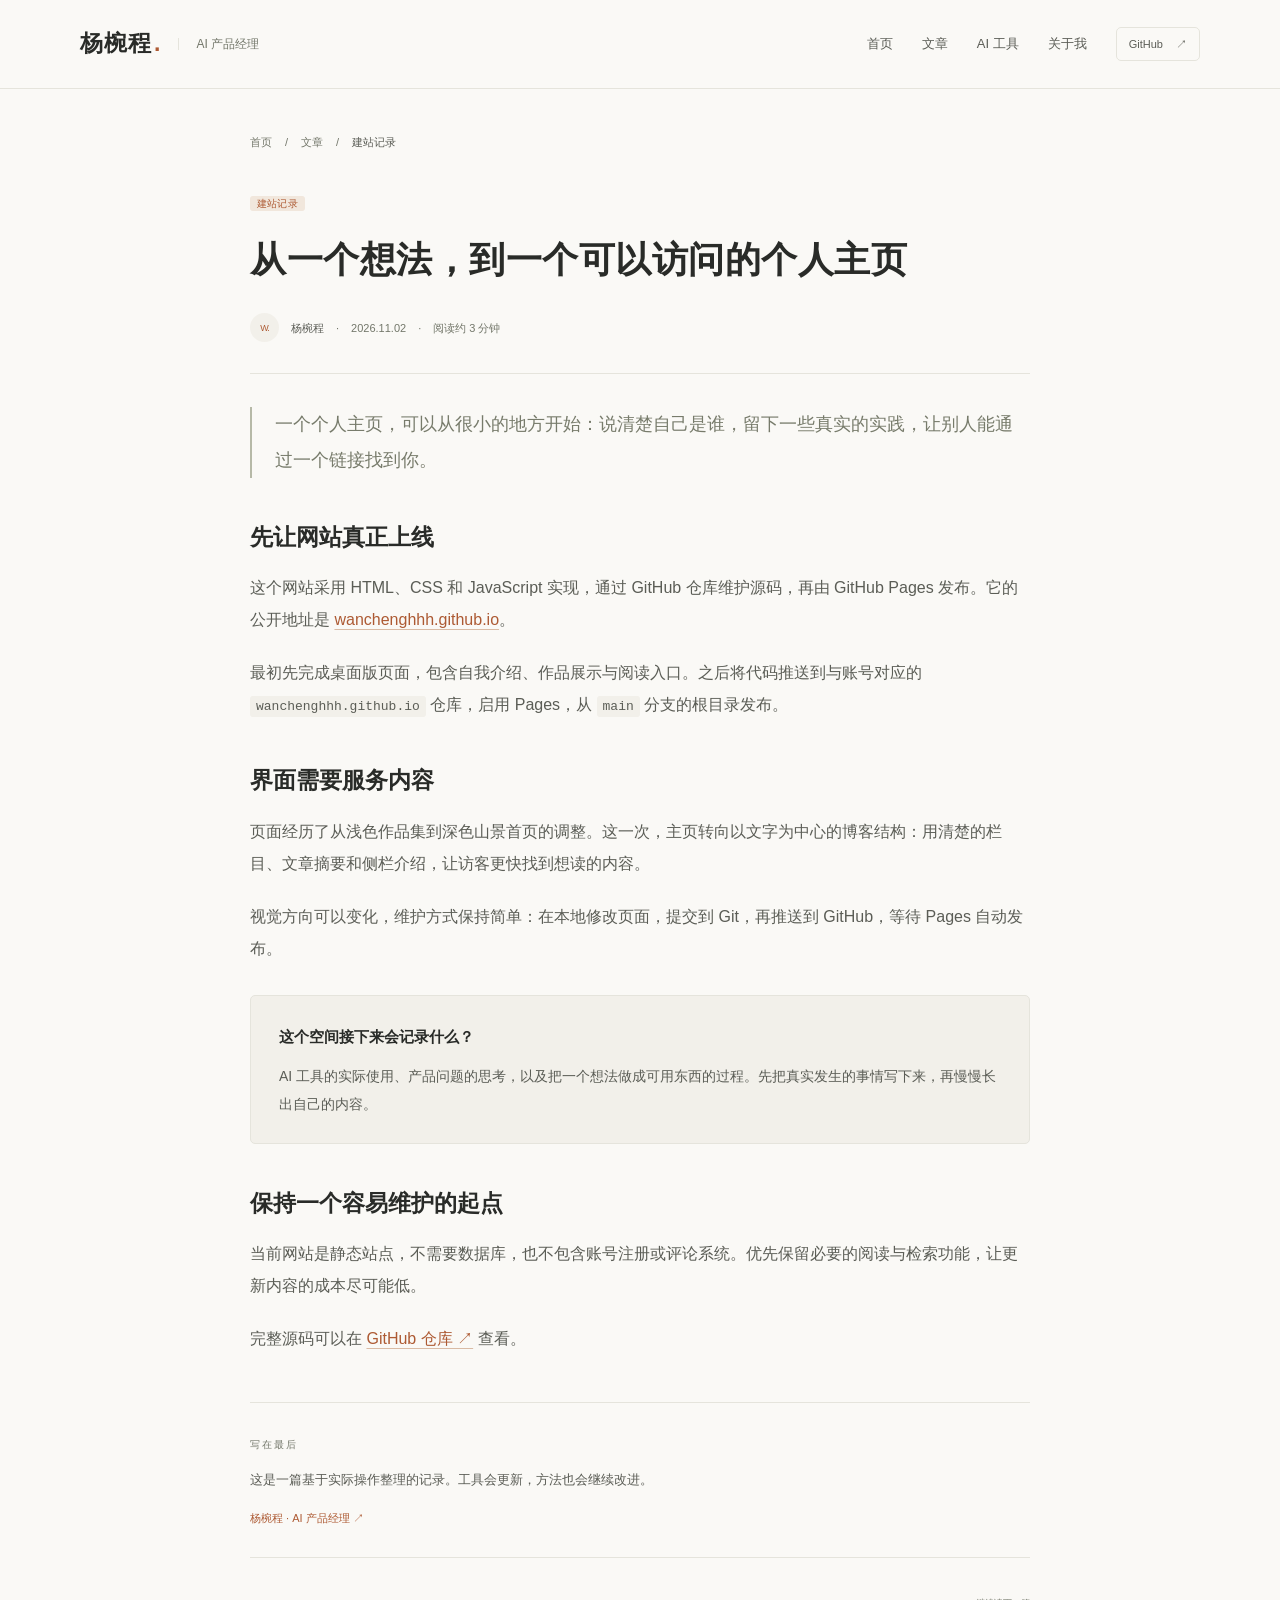
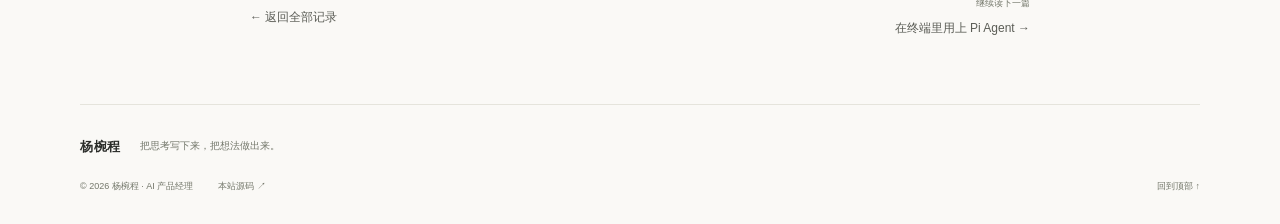
<file: posts/personal-website.html>
<!doctype html>
<html lang="zh-CN"><head><meta charset="UTF-8"><meta name="viewport" content="width=device-width,initial-scale=1"><meta name="theme-color" content="#faf9f6"><meta name="description" content="把个人网站放到 GitHub，再通过 GitHub Pages 发布。从桌面版页面、公开域名到几次视觉调整，记录这个个人空间的搭建过程。"><title>从一个想法，到一个可以访问的个人主页 · 杨椀程</title><link rel="icon" href="data:image/svg+xml,%3Csvg xmlns='http://www.w3.org/2000/svg' viewBox='0 0 64 64'%3E%3Crect width='64' height='64' rx='16' fill='%23b8663a'/%3E%3Ctext x='32' y='45' text-anchor='middle' font-size='36' fill='%23fff'%3EW%3C/text%3E%3C/svg%3E"><link rel="stylesheet" href="../style.css"><script src="../script.js" defer></script></head><body><a class="skip" href="#main">跳到主要内容</a><header class="site-header"><div class="header-inner"><a class="brand" href="../index.html"><span class="brand-name">杨椀程<span class="brand-dot">.</span></span><span class="brand-role">AI 产品经理</span></a><nav aria-label="主要导航"><a href="../index.html" >首页</a><a href="../index.html#notes">文章</a><a href="../index.html#tools">AI 工具</a><a href="../index.html#about">关于我</a><a class="github-link" href="https://github.com/wanchenghhh" target="_blank" rel="noopener noreferrer">GitHub <span aria-hidden="true">↗</span></a></nav></div></header><main id="main" class="article-layout"><nav class="breadcrumb" aria-label="当前位置"><a href="../index.html">首页</a><span>/</span><a href="../index.html#notes">文章</a><span>/</span><span>建站记录</span></nav><header class="article-header"><span class="category-label">建站记录</span><h1>从一个想法，到一个可以访问的个人主页</h1><div class="article-byline"><span class="byline-avatar">W.</span><span>杨椀程</span><span>·</span><time datetime="2026-11-02">2026.11.02</time><span>·</span><span>阅读约 3 分钟</span></div></header><article class="article-body"><p class="article-lead">一个个人主页，可以从很小的地方开始：说清楚自己是谁，留下一些真实的实践，让别人能通过一个链接找到你。</p><h2>先让网站真正上线</h2><p>这个网站采用 HTML、CSS 和 JavaScript 实现，通过 GitHub 仓库维护源码，再由 GitHub Pages 发布。它的公开地址是 <a href="https://wanchenghhh.github.io/">wanchenghhh.github.io</a>。</p><p>最初先完成桌面版页面，包含自我介绍、作品展示与阅读入口。之后将代码推送到与账号对应的 <code>wanchenghhh.github.io</code> 仓库，启用 Pages，从 <code>main</code> 分支的根目录发布。</p><h2>界面需要服务内容</h2><p>页面经历了从浅色作品集到深色山景首页的调整。这一次，主页转向以文字为中心的博客结构：用清楚的栏目、文章摘要和侧栏介绍，让访客更快找到想读的内容。</p><p>视觉方向可以变化，维护方式保持简单：在本地修改页面，提交到 Git，再推送到 GitHub，等待 Pages 自动发布。</p><div class="article-callout"><strong>这个空间接下来会记录什么？</strong><p>AI 工具的实际使用、产品问题的思考，以及把一个想法做成可用东西的过程。先把真实发生的事情写下来，再慢慢长出自己的内容。</p></div><h2>保持一个容易维护的起点</h2><p>当前网站是静态站点，不需要数据库，也不包含账号注册或评论系统。优先保留必要的阅读与检索功能，让更新内容的成本尽可能低。</p><p>完整源码可以在 <a href="https://github.com/wanchenghhh/wanchenghhh.github.io" target="_blank" rel="noopener noreferrer">GitHub 仓库 ↗</a> 查看。</p></article><div class="article-signoff"><span>写在最后</span><p>这是一篇基于实际操作整理的记录。工具会更新，方法也会继续改进。</p><a href="https://github.com/wanchenghhh" target="_blank" rel="noopener noreferrer">杨椀程 · AI 产品经理 ↗</a></div><nav class="article-next" aria-label="更多文章"><a href="../index.html#notes">← 返回全部记录</a><a href="pi-agent-setup.html"><span>继续读下一篇</span>在终端里用上 Pi Agent →</a></nav></main><footer class="site-footer wrap"><div><a class="footer-name" href="../index.html">杨椀程</a><span>把思考写下来，把想法做出来。</span></div><div class="footer-bottom"><span>© <span id="year">2026</span> 杨椀程 · AI 产品经理</span><a href="https://github.com/wanchenghhh/wanchenghhh.github.io" target="_blank" rel="noopener noreferrer">本站源码 ↗</a><a href="#">回到顶部 ↑</a></div></footer></body></html>
</file>
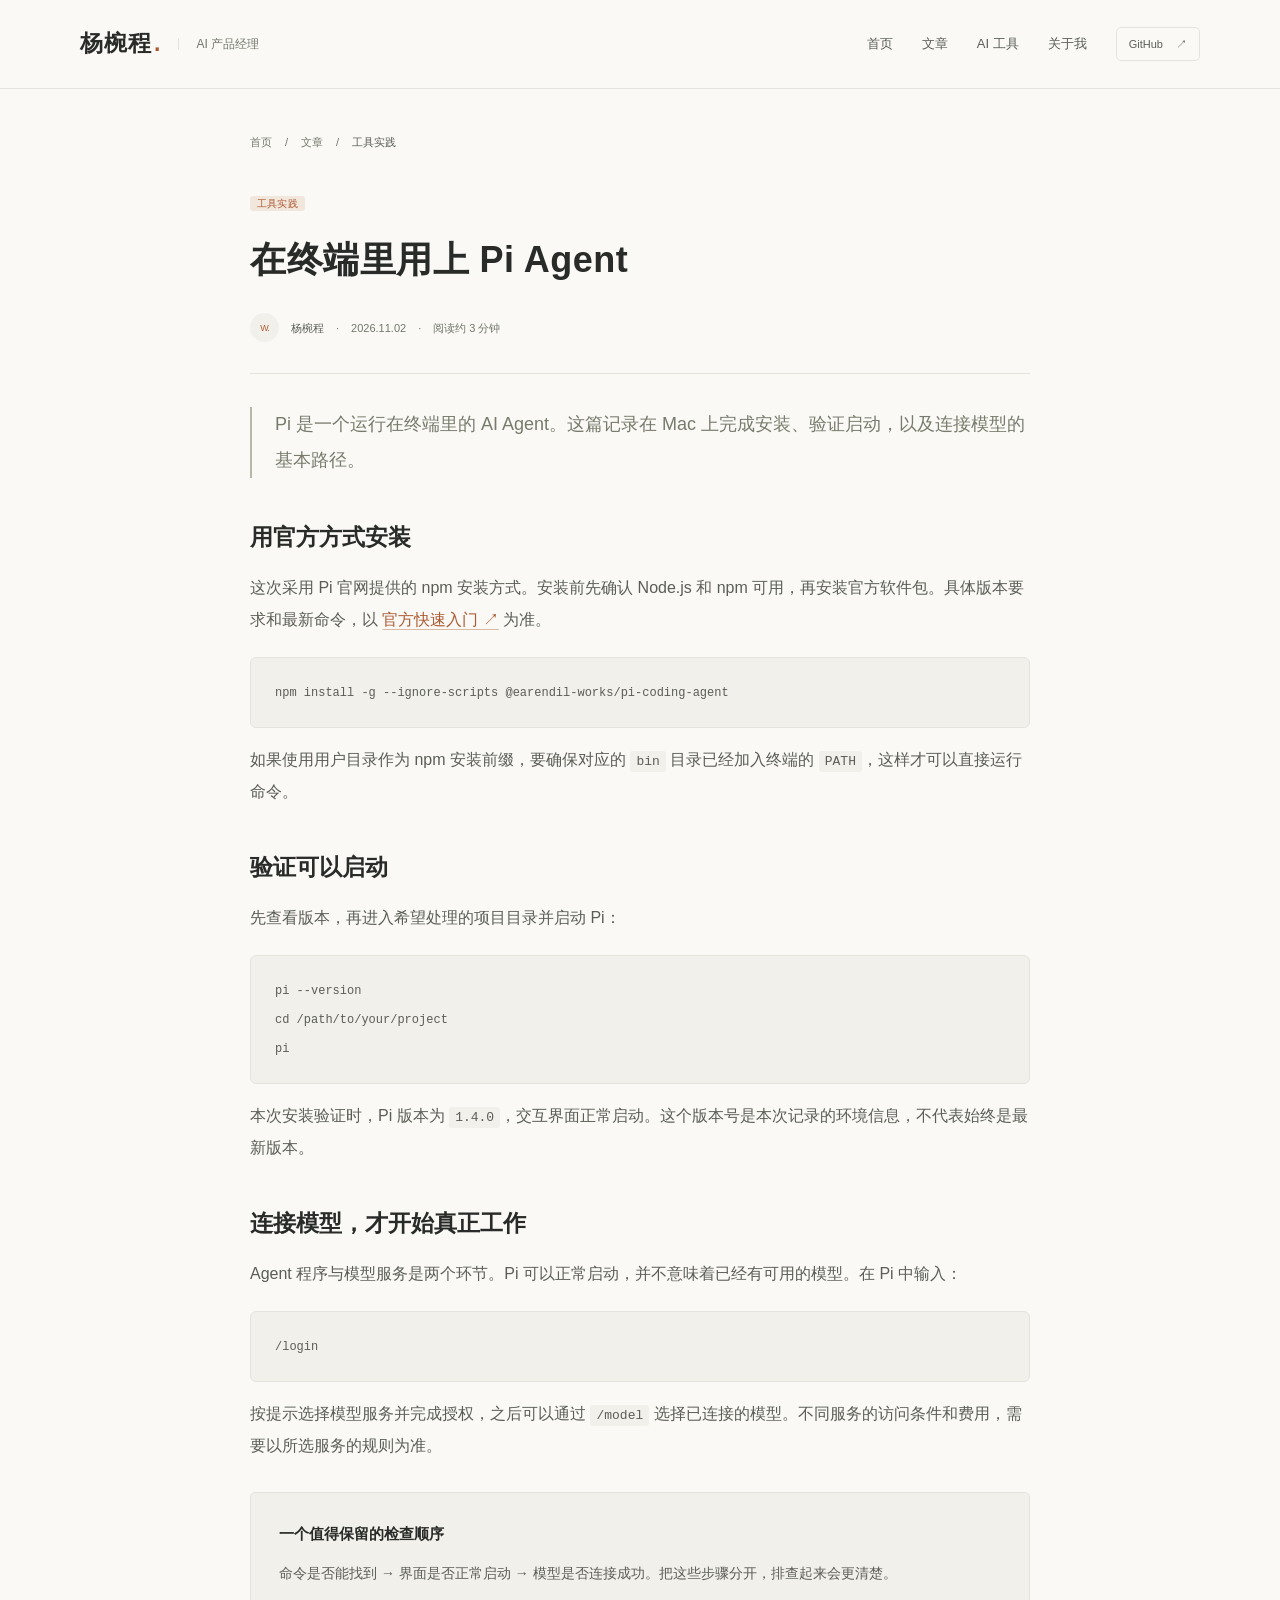
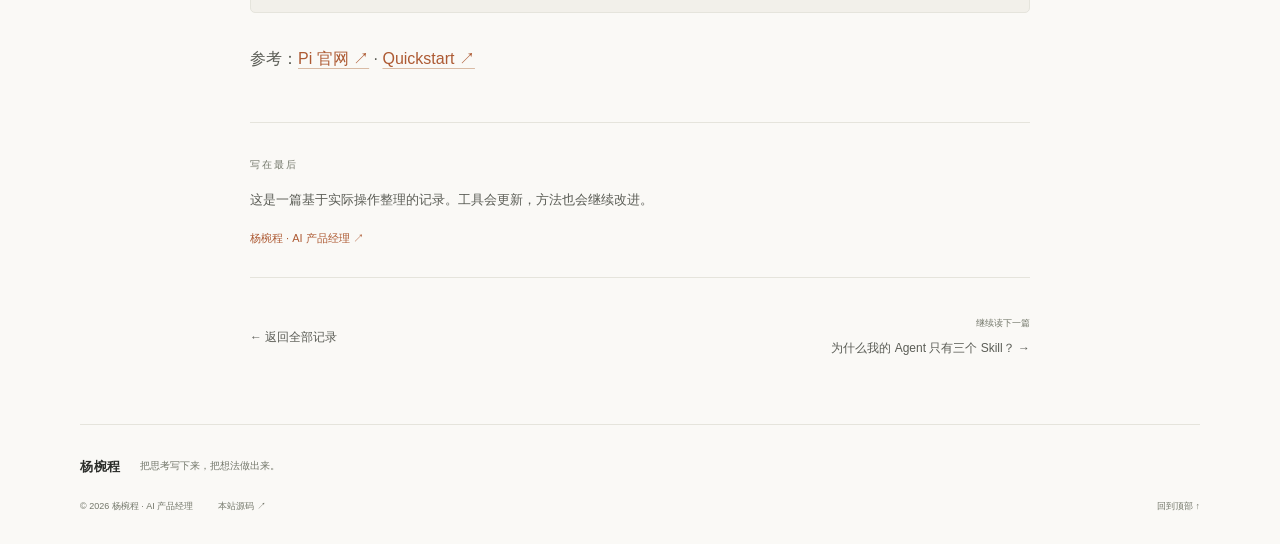
<file: posts/pi-agent-setup.html>
<!doctype html>
<html lang="zh-CN"><head><meta charset="UTF-8"><meta name="viewport" content="width=device-width,initial-scale=1"><meta name="theme-color" content="#faf9f6"><meta name="description" content="安装只是起点。把 pi 命令配置好，确认交互界面能启动，再连接模型服务，才是一个完整的工具上手过程。"><title>在终端里用上 Pi Agent · 杨椀程</title><link rel="icon" href="data:image/svg+xml,%3Csvg xmlns='http://www.w3.org/2000/svg' viewBox='0 0 64 64'%3E%3Crect width='64' height='64' rx='16' fill='%23b8663a'/%3E%3Ctext x='32' y='45' text-anchor='middle' font-size='36' fill='%23fff'%3EW%3C/text%3E%3C/svg%3E"><link rel="stylesheet" href="../style.css"><script src="../script.js" defer></script></head><body><a class="skip" href="#main">跳到主要内容</a><header class="site-header"><div class="header-inner"><a class="brand" href="../index.html"><span class="brand-name">杨椀程<span class="brand-dot">.</span></span><span class="brand-role">AI 产品经理</span></a><nav aria-label="主要导航"><a href="../index.html" >首页</a><a href="../index.html#notes">文章</a><a href="../index.html#tools">AI 工具</a><a href="../index.html#about">关于我</a><a class="github-link" href="https://github.com/wanchenghhh" target="_blank" rel="noopener noreferrer">GitHub <span aria-hidden="true">↗</span></a></nav></div></header><main id="main" class="article-layout"><nav class="breadcrumb" aria-label="当前位置"><a href="../index.html">首页</a><span>/</span><a href="../index.html#notes">文章</a><span>/</span><span>工具实践</span></nav><header class="article-header"><span class="category-label">工具实践</span><h1>在终端里用上 Pi Agent</h1><div class="article-byline"><span class="byline-avatar">W.</span><span>杨椀程</span><span>·</span><time datetime="2026-11-02">2026.11.02</time><span>·</span><span>阅读约 3 分钟</span></div></header><article class="article-body"><p class="article-lead">Pi 是一个运行在终端里的 AI Agent。这篇记录在 Mac 上完成安装、验证启动，以及连接模型的基本路径。</p><h2>用官方方式安装</h2><p>这次采用 Pi 官网提供的 npm 安装方式。安装前先确认 Node.js 和 npm 可用，再安装官方软件包。具体版本要求和最新命令，以 <a href="https://pi.dev/docs/latest/quickstart" target="_blank" rel="noopener noreferrer">官方快速入门 ↗</a> 为准。</p><pre><code>npm install -g --ignore-scripts @earendil-works/pi-coding-agent</code></pre><p>如果使用用户目录作为 npm 安装前缀，要确保对应的 <code>bin</code> 目录已经加入终端的 <code>PATH</code>，这样才可以直接运行命令。</p><h2>验证可以启动</h2><p>先查看版本，再进入希望处理的项目目录并启动 Pi：</p><pre><code>pi --version
cd /path/to/your/project
pi</code></pre><p>本次安装验证时，Pi 版本为 <code>1.4.0</code>，交互界面正常启动。这个版本号是本次记录的环境信息，不代表始终是最新版本。</p><h2>连接模型，才开始真正工作</h2><p>Agent 程序与模型服务是两个环节。Pi 可以正常启动，并不意味着已经有可用的模型。在 Pi 中输入：</p><pre><code>/login</code></pre><p>按提示选择模型服务并完成授权，之后可以通过 <code>/model</code> 选择已连接的模型。不同服务的访问条件和费用，需要以所选服务的规则为准。</p><div class="article-callout"><strong>一个值得保留的检查顺序</strong><p>命令是否能找到 → 界面是否正常启动 → 模型是否连接成功。把这些步骤分开，排查起来会更清楚。</p></div><p>参考：<a href="https://pi.dev/" target="_blank" rel="noopener noreferrer">Pi 官网 ↗</a> · <a href="https://pi.dev/docs/latest/quickstart" target="_blank" rel="noopener noreferrer">Quickstart ↗</a></p></article><div class="article-signoff"><span>写在最后</span><p>这是一篇基于实际操作整理的记录。工具会更新，方法也会继续改进。</p><a href="https://github.com/wanchenghhh" target="_blank" rel="noopener noreferrer">杨椀程 · AI 产品经理 ↗</a></div><nav class="article-next" aria-label="更多文章"><a href="../index.html#notes">← 返回全部记录</a><a href="understanding-skills.html"><span>继续读下一篇</span>为什么我的 Agent 只有三个 Skill？ →</a></nav></main><footer class="site-footer wrap"><div><a class="footer-name" href="../index.html">杨椀程</a><span>把思考写下来，把想法做出来。</span></div><div class="footer-bottom"><span>© <span id="year">2026</span> 杨椀程 · AI 产品经理</span><a href="https://github.com/wanchenghhh/wanchenghhh.github.io" target="_blank" rel="noopener noreferrer">本站源码 ↗</a><a href="#">回到顶部 ↑</a></div></footer></body></html>
</file>
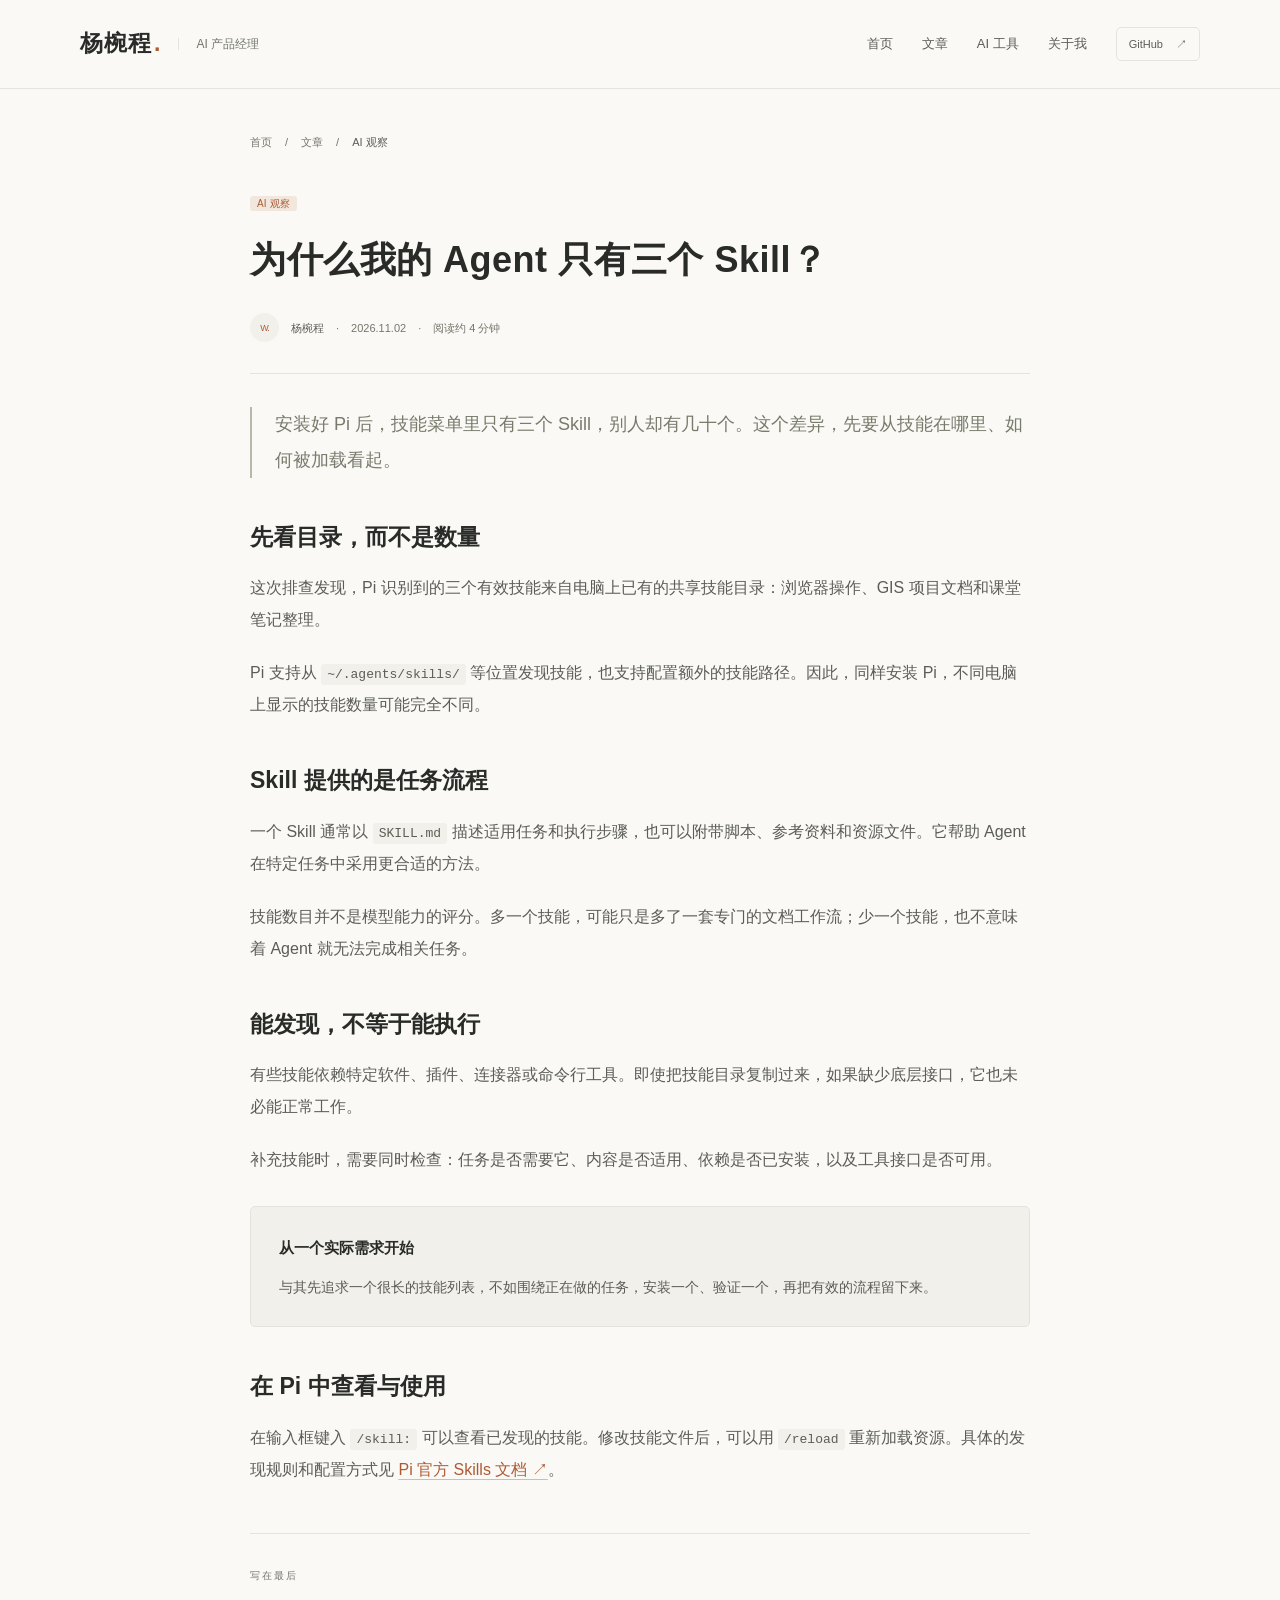
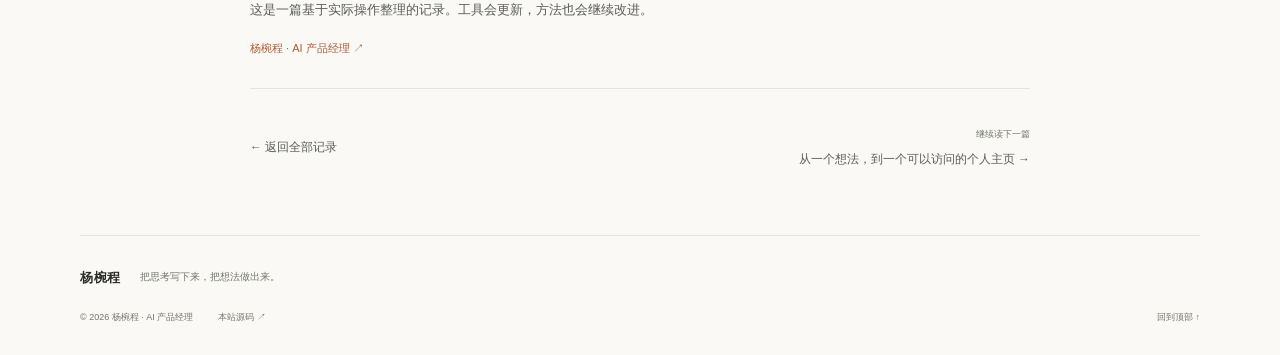
<file: posts/understanding-skills.html>
<!doctype html>
<html lang="zh-CN"><head><meta charset="UTF-8"><meta name="viewport" content="width=device-width,initial-scale=1"><meta name="theme-color" content="#faf9f6"><meta name="description" content="技能列表的长短，反映的是安装与加载情况。一次从“别人有五十多个，我怎么只有三个”出发的排查，也是在区分模型能力、技能流程和工具接口。"><title>为什么我的 Agent 只有三个 Skill？ · 杨椀程</title><link rel="icon" href="data:image/svg+xml,%3Csvg xmlns='http://www.w3.org/2000/svg' viewBox='0 0 64 64'%3E%3Crect width='64' height='64' rx='16' fill='%23b8663a'/%3E%3Ctext x='32' y='45' text-anchor='middle' font-size='36' fill='%23fff'%3EW%3C/text%3E%3C/svg%3E"><link rel="stylesheet" href="../style.css"><script src="../script.js" defer></script></head><body><a class="skip" href="#main">跳到主要内容</a><header class="site-header"><div class="header-inner"><a class="brand" href="../index.html"><span class="brand-name">杨椀程<span class="brand-dot">.</span></span><span class="brand-role">AI 产品经理</span></a><nav aria-label="主要导航"><a href="../index.html" >首页</a><a href="../index.html#notes">文章</a><a href="../index.html#tools">AI 工具</a><a href="../index.html#about">关于我</a><a class="github-link" href="https://github.com/wanchenghhh" target="_blank" rel="noopener noreferrer">GitHub <span aria-hidden="true">↗</span></a></nav></div></header><main id="main" class="article-layout"><nav class="breadcrumb" aria-label="当前位置"><a href="../index.html">首页</a><span>/</span><a href="../index.html#notes">文章</a><span>/</span><span>AI 观察</span></nav><header class="article-header"><span class="category-label">AI 观察</span><h1>为什么我的 Agent 只有三个 Skill？</h1><div class="article-byline"><span class="byline-avatar">W.</span><span>杨椀程</span><span>·</span><time datetime="2026-11-02">2026.11.02</time><span>·</span><span>阅读约 4 分钟</span></div></header><article class="article-body"><p class="article-lead">安装好 Pi 后，技能菜单里只有三个 Skill，别人却有几十个。这个差异，先要从技能在哪里、如何被加载看起。</p><h2>先看目录，而不是数量</h2><p>这次排查发现，Pi 识别到的三个有效技能来自电脑上已有的共享技能目录：浏览器操作、GIS 项目文档和课堂笔记整理。</p><p>Pi 支持从 <code>~/.agents/skills/</code> 等位置发现技能，也支持配置额外的技能路径。因此，同样安装 Pi，不同电脑上显示的技能数量可能完全不同。</p><h2>Skill 提供的是任务流程</h2><p>一个 Skill 通常以 <code>SKILL.md</code> 描述适用任务和执行步骤，也可以附带脚本、参考资料和资源文件。它帮助 Agent 在特定任务中采用更合适的方法。</p><p>技能数目并不是模型能力的评分。多一个技能，可能只是多了一套专门的文档工作流；少一个技能，也不意味着 Agent 就无法完成相关任务。</p><h2>能发现，不等于能执行</h2><p>有些技能依赖特定软件、插件、连接器或命令行工具。即使把技能目录复制过来，如果缺少底层接口，它也未必能正常工作。</p><p>补充技能时，需要同时检查：任务是否需要它、内容是否适用、依赖是否已安装，以及工具接口是否可用。</p><div class="article-callout"><strong>从一个实际需求开始</strong><p>与其先追求一个很长的技能列表，不如围绕正在做的任务，安装一个、验证一个，再把有效的流程留下来。</p></div><h2>在 Pi 中查看与使用</h2><p>在输入框键入 <code>/skill:</code> 可以查看已发现的技能。修改技能文件后，可以用 <code>/reload</code> 重新加载资源。具体的发现规则和配置方式见 <a href="https://pi.dev/docs/latest/skills" target="_blank" rel="noopener noreferrer">Pi 官方 Skills 文档 ↗</a>。</p></article><div class="article-signoff"><span>写在最后</span><p>这是一篇基于实际操作整理的记录。工具会更新，方法也会继续改进。</p><a href="https://github.com/wanchenghhh" target="_blank" rel="noopener noreferrer">杨椀程 · AI 产品经理 ↗</a></div><nav class="article-next" aria-label="更多文章"><a href="../index.html#notes">← 返回全部记录</a><a href="personal-website.html"><span>继续读下一篇</span>从一个想法，到一个可以访问的个人主页 →</a></nav></main><footer class="site-footer wrap"><div><a class="footer-name" href="../index.html">杨椀程</a><span>把思考写下来，把想法做出来。</span></div><div class="footer-bottom"><span>© <span id="year">2026</span> 杨椀程 · AI 产品经理</span><a href="https://github.com/wanchenghhh/wanchenghhh.github.io" target="_blank" rel="noopener noreferrer">本站源码 ↗</a><a href="#">回到顶部 ↑</a></div></footer></body></html>
</file>
<file: style.css>
:root{--paper:#faf9f6;--surface:#f2f0ea;--white:#fffefa;--ink:#292b28;--body:#5b5d56;--muted:#73776a;--line:#e5e4dc;--accent:#ad5a33;--accent-light:#f1e7dc;--font:-apple-system,BlinkMacSystemFont,"Segoe UI","PingFang SC","Hiragino Sans GB","Microsoft YaHei",sans-serif}*{box-sizing:border-box}html{scroll-behavior:smooth;scroll-padding-top:110px}body{min-width:1100px;margin:0;font-family:var(--font);font-size:15px;line-height:1.65;background:var(--paper);color:var(--ink);-webkit-font-smoothing:antialiased}a{color:inherit;text-decoration:none}button,input{font:inherit}button{cursor:pointer;color:inherit}a,button,input{-webkit-tap-highlight-color:transparent}a:focus-visible,button:focus-visible,input:focus-visible{outline:2px solid var(--accent);outline-offset:4px}::selection{background:#ead1bc;color:var(--ink)}[hidden]{display:none!important}.wrap{width:calc(100% - 128px);max-width:1120px;margin-inline:auto}.site-header{position:sticky;top:0;z-index:20;background:rgba(250,249,246,.96);border-bottom:1px solid var(--line);backdrop-filter:blur(14px);min-width:1100px}.header-inner{max-width:1120px;width:calc(100% - 128px);height:88px;margin:auto;display:flex;align-items:center;justify-content:space-between}.brand{display:flex;align-items:center;gap:17px}.brand-name{font-size:23px;letter-spacing:1px;font-weight:650}.brand-dot{color:var(--accent);margin-left:2px}.brand-role{font-size:12px;color:var(--muted);border-left:1px solid var(--line);padding-left:17px;line-height:1}.header-inner nav{display:flex;align-items:center;gap:29px;font-size:13px}.header-inner nav>a{color:var(--body);transition:color .2s}.header-inner nav>a:hover,.header-inner nav>a[aria-current=page]{color:var(--accent)}.header-inner nav .github-link{padding:7px 12px;border:1px solid var(--line);border-radius:5px;font-size:11px;display:flex;gap:13px;color:var(--body)}.header-inner nav .github-link:hover{border-color:var(--accent)}.intro{display:grid;grid-template-columns:1fr 240px;gap:80px;align-items:center;padding:70px 0 58px}.eyebrow{display:flex;align-items:center;gap:10px;color:var(--muted);font-size:9px;letter-spacing:1.8px;font-weight:500;margin:0 0 22px;line-height:1.5}.eyebrow>span{display:block;width:6px;height:6px;border-radius:50%;background:var(--accent)}h1{font-size:40px;font-weight:600;line-height:1.55;letter-spacing:.2px;margin:0 0 18px}.intro h1>span{color:#73766a;font-weight:400;font-size:34px}.intro-description{font-size:14px;line-height:1.95;color:var(--body);margin:0 0 24px}.intro-links{display:flex;align-items:center;gap:20px;font-size:11px}.intro-links>a:first-child{color:var(--accent)}.intro-links a>span{margin-left:14px}.intro-links a:hover{color:var(--accent)}.link-divider{width:1px;height:12px;background:var(--line)}.intro-note{height:207px;position:relative;border:1px solid #e4e1d5;border-radius:3px;background:linear-gradient(145deg,#f4f1e8,#efede3);padding:25px 25px 20px;transform:rotate(2deg)}.note-corner{position:absolute;right:20px;top:12px;font-size:21px;color:#aca796}.note-label{font-size:7px;letter-spacing:1.7px;color:#9a9686}.intro-note p{font-family:"Songti SC","STSong","Noto Serif SC",serif;font-size:23px;letter-spacing:2px;line-height:1.85;margin:17px 0 15px;color:#666551}.note-signature{font-size:8px;color:#9c9785;letter-spacing:.5px}.entry-grid{display:grid;grid-template-columns:repeat(3,1fr);gap:16px;margin-bottom:64px}.entry-card{display:flex;align-items:center;gap:21px;padding:25px 24px;background:var(--surface);border:1px solid var(--line);border-radius:6px;min-height:105px;transition:border-color .2s,background .2s}.entry-card:hover{border-color:#c7b7a7;background:#eeece4}.entry-symbol{font-size:34px;letter-spacing:-1px;color:var(--accent);font-weight:400;line-height:1;min-width:45px;font-variant-numeric:tabular-nums}.tool-symbol{font-size:38px}.about-symbol{font-size:31px;letter-spacing:-2px}.entry-card h2{font-size:15px;font-weight:600;margin:0 0 6px}.entry-card p{font-size:10px;line-height:1.5;color:#929389;margin:0}.entry-arrow{margin-left:auto;font-size:18px;color:#939587}.content-layout{display:grid;grid-template-columns:minmax(0,1fr) 260px;gap:56px;align-items:start}.main-column{min-width:0}.section-title{display:flex;align-items:center;justify-content:space-between;border-bottom:2px solid var(--ink);padding-bottom:14px;gap:20px}.section-title h2{font-size:19px;font-weight:600;margin:0;letter-spacing:.5px}.title-dot{color:var(--accent);margin-left:3px}.section-caption{font-size:10px;color:var(--muted);letter-spacing:.5px}.filter-bar{display:flex;gap:7px;padding:17px 0 0}.filter{border:0;border-radius:4px;background:transparent;font-size:11px;line-height:1.5;padding:5px 12px;color:var(--muted)}.filter:hover{color:var(--accent)}.filter.active{background:var(--accent-light);color:var(--accent)}.post-card{position:relative;padding:30px 0 32px;border-bottom:1px solid var(--line)}.post-meta{display:flex;align-items:center;gap:10px;color:var(--muted);font-size:10px;letter-spacing:.4px;margin-bottom:12px;font-variant-numeric:tabular-nums}.meta-dot{color:#babbb3}.category-label{font-size:10px;letter-spacing:.2px;color:var(--accent);background:var(--accent-light);border-radius:3px;padding:2px 7px}.post-card h3{font-size:24px;line-height:1.5;font-weight:600;letter-spacing:.1px;margin:0 0 16px}.post-card h3 a{transition:color .2s}.post-card h3 a:hover{color:var(--accent)}.post-card>p{font-size:14px;line-height:1.95;color:var(--body);margin:0 0 22px}.read-link{font-size:11px;color:var(--accent)}.read-link>span{margin-left:8px}.read-link:hover{border-bottom:1px solid var(--accent)}.read-time{float:right;font-size:9px;color:var(--muted);line-height:2.2}.list-end{display:flex;align-items:center;gap:16px;justify-content:center;margin:31px 0 55px}.list-end p{font-size:10px;color:var(--muted);margin:0}.list-end>span{width:27px;height:1px;background:var(--line)}.sidebar-title{display:flex;align-items:center;justify-content:space-between;gap:12px;font-size:12px;font-weight:600;line-height:1.5;margin:0 0 17px;padding-bottom:13px;border-bottom:1px solid var(--accent)}.sidebar-title>span{font-size:7px;font-weight:400;color:var(--muted);letter-spacing:1.4px}.search-field{display:flex;align-items:center;gap:9px;border:1px solid var(--line);border-radius:4px;background:var(--white);height:40px;padding:0 12px}.search-field:focus-within{border-color:var(--accent)}.search-field svg{width:13px;height:13px;stroke:#92948a;stroke-width:1.5;fill:none;flex-shrink:0}.search-field input{min-width:0;width:100%;font-size:11px;background:none;border:0;color:var(--ink);outline:none}.search-field input:focus-visible{outline:none}.search-field input::placeholder{color:#a0a297}.search-field button{background:transparent;border:0;padding:0;color:var(--muted);font-size:14px}.profile-card{border:1px solid var(--line);border-radius:6px;background:var(--surface);margin:28px 0;padding:25px 23px 0;scroll-margin-top:110px}.profile-top{display:flex;align-items:center;justify-content:space-between;margin-bottom:19px}.avatar{height:60px;width:60px;border-radius:50%;background:#e7e5d9;color:#6f735e;display:flex;align-items:center;justify-content:center;position:relative;font-family:"Songti SC",serif;font-size:27px}.avatar span{position:absolute;bottom:0;right:-5px;background:#faf9f6;border:1px solid #dfded4;border-radius:50%;width:22px;height:22px;display:grid;place-items:center;font-family:var(--font);font-size:8px;letter-spacing:-1px;color:var(--accent)}.profile-index{font-size:7px;line-height:1.7;letter-spacing:1.7px;color:#a4a499}.profile-card h2{font-size:22px;font-weight:600;letter-spacing:1px;margin:0 0 2px}.profile-role{font-size:11px!important;color:var(--accent)!important;margin:0!important}.profile-rule{height:1px;background:#deddd2;margin:19px 0}.profile-card>p{font-size:12px;color:#77796d;line-height:1.95;margin:0 0 14px}.profile-github{display:flex;align-items:center;justify-content:space-between;font-size:9px;color:#7b7e70;border-top:1px solid #deddd2;margin-top:22px;padding:15px 0}.profile-github:hover{color:var(--accent)}.sidebar-section{margin:31px 0}.topic-list{display:flex;flex-direction:column;gap:5px}.topic-list button{border:0;background:transparent;display:flex;align-items:center;justify-content:space-between;font-size:11px;padding:7px 0;color:var(--body);text-align:left}.topic-list button>span{font-size:10px;font-variant-numeric:tabular-nums;color:var(--muted)}.topic-list button.active,.topic-list button:hover{color:var(--accent)}.recent-list{list-style:none;padding:0;margin:0}.recent-list li+li{border-top:1px solid var(--line);margin-top:11px;padding-top:11px}.recent-list a{font-size:11px;color:var(--body);display:flex;align-items:flex-start;gap:14px;line-height:1.9}.recent-list a>span{margin-left:auto;font-size:13px;color:var(--muted)}.recent-list a:hover{color:var(--accent)}.sidebar-note{padding:10px 0 0}.sidebar-note>span{font-family:Georgia,serif;font-size:38px;color:#b9b8a9;line-height:1}.sidebar-note p{font-family:"Songti SC",serif;font-size:17px;line-height:1.9;letter-spacing:1px;color:#727563;margin:0 0 13px}.sidebar-note small{font-size:9px;color:var(--muted)}.tools-section{scroll-margin-top:115px}.tools-intro{font-size:12px;color:var(--body);margin:23px 0}.tool-grid{display:grid;grid-template-columns:1fr 1fr;gap:15px}.tool-card{background:var(--surface);border:1px solid var(--line);border-radius:5px;padding:22px 18px;display:flex;gap:15px;transition:border-color .2s}.tool-card:hover{border-color:#c7b7a7}.tool-icon{width:36px;height:36px;border-radius:7px;background:#e6e4d9;display:grid;place-items:center;flex-shrink:0;font-family:Georgia,serif;color:#6b6f5e;font-size:27px;line-height:1}.git-icon{font-family:monospace;font-size:15px;background:#e9e4dd;color:#8a6c57}.tool-card>div{flex:1;min-width:0}.tool-card h3{font-size:13px;font-weight:600;margin:0 0 7px;display:flex;align-items:center;justify-content:space-between;gap:10px}.tool-card h3>span{font-weight:400;color:var(--muted)}.tool-card p{font-size:10px;line-height:1.7;color:var(--muted);margin:0 0 13px}.tool-tag{font-size:8px;color:#8a8e80;border:1px solid #deded3;border-radius:3px;padding:3px 5px}.closing{display:flex;align-items:center;gap:35px;margin:75px 0 0;padding:39px 0;border-top:1px solid var(--line);border-bottom:1px solid var(--line)}.closing>.eyebrow{font-size:8px;letter-spacing:1.5px;margin:0;align-self:flex-start;margin-top:8px;color:var(--accent)}.closing h2{font-size:21px;font-weight:400;line-height:1.8;margin:0;color:#737568;letter-spacing:.5px}.closing>a{margin-left:auto;border:1px solid #d8d6ca;border-radius:4px;font-size:11px;padding:12px 17px;display:flex;gap:31px;color:var(--body)}.closing>a:hover{border-color:var(--accent);color:var(--accent)}.site-footer{padding-top:31px;padding-bottom:30px}.site-footer>div:first-child{display:flex;align-items:center;gap:19px}.footer-name{font-size:13px;font-weight:600;letter-spacing:.5px}.site-footer>div:first-child>span{font-size:10px;color:var(--muted)}.footer-bottom{display:flex;gap:25px;align-items:center;font-size:9px;color:var(--muted);margin-top:22px}.footer-bottom>a:last-child{margin-left:auto}.footer-bottom a:hover{color:var(--accent)}.empty-state{padding:60px 20px;text-align:center;border-bottom:1px solid var(--line)}.empty-state>span{font-size:17px}.empty-state p{font-size:12px;color:var(--muted)}.empty-state button{background:transparent;border:0;color:var(--accent);font-size:12px;padding:8px}.skip{position:fixed;top:-100px;left:20px;z-index:50;background:var(--paper);color:var(--accent);border:1px solid var(--accent);padding:12px 20px}.skip:focus{top:15px}.sr-only{position:absolute;clip:rect(0,0,0,0);width:1px;height:1px;overflow:hidden;white-space:nowrap}.article-layout{width:780px;margin:auto;padding-top:44px}.breadcrumb{display:flex;gap:13px;font-size:11px;color:var(--muted);align-items:center;margin-bottom:39px}.breadcrumb a:hover{color:var(--accent)}.breadcrumb>span:last-child{color:var(--body)}.article-header{border-bottom:1px solid var(--line);padding-bottom:31px;margin-bottom:33px}.article-header h1{font-size:36px;font-weight:600;line-height:1.6;letter-spacing:.5px;margin:16px 0 25px}.article-byline{display:flex;align-items:center;gap:12px;font-size:11px;color:var(--muted)}.article-byline>span:nth-child(2){color:var(--body)}.byline-avatar{width:29px;height:29px;border-radius:50%;background:var(--surface);color:var(--accent);font-size:9px;display:grid;place-items:center;letter-spacing:-1px}.article-body{color:var(--body);font-size:16px;line-height:2}.article-body .article-lead{font-size:18px;line-height:1.95;color:#777b6b;border-left:2px solid #b6b9a7;padding:0 0 0 23px;margin-bottom:40px}.article-body h2{font-size:23px;font-weight:600;line-height:1.5;color:var(--ink);margin:42px 0 18px}.article-body p{margin:0 0 21px}.article-body a{color:var(--accent);text-decoration:underline;text-decoration-color:#d9bba5;text-underline-offset:4px}.article-body a:hover{text-decoration-color:var(--accent)}.article-body code{font-family:ui-monospace,SFMono-Regular,Menlo,monospace;font-size:13px;padding:3px 6px;background:var(--surface);border-radius:3px;overflow-wrap:anywhere}.article-body pre{padding:20px 24px;background:var(--surface);border:1px solid var(--line);border-radius:6px;overflow:auto;line-height:1.8}.article-body pre code{padding:0;font-size:12px;overflow-wrap:normal}.article-callout{background:var(--surface);padding:25px 28px;border:1px solid var(--line);border-radius:5px;margin:30px 0}.article-callout strong{font-size:15px;font-weight:600;color:var(--ink)}.article-callout p{font-size:14px;margin:9px 0 0}.article-signoff{border-top:1px solid var(--line);border-bottom:1px solid var(--line);padding:28px 0;margin-top:47px}.article-signoff>span{font-size:10px;letter-spacing:2px;color:var(--muted)}.article-signoff>p{font-size:13px;line-height:1.9;color:var(--body);margin:12px 0}.article-signoff>a{font-size:11px;color:var(--accent)}.article-next{display:flex;justify-content:space-between;align-items:center;gap:35px;margin:38px 0 65px;font-size:12px;color:var(--body)}.article-next>a:last-child{text-align:right;max-width:400px}.article-next>a:last-child>span{display:block;font-size:9px;color:var(--muted);margin-bottom:8px}.article-next a:hover{color:var(--accent)}body:has(.article-layout) .site-footer{border-top:1px solid var(--line)}
@media(min-width:1600px){.wrap,.header-inner{max-width:1200px}.content-layout{grid-template-columns:minmax(0,1fr) 280px;gap:64px}.intro{padding-top:80px;padding-bottom:65px}.intro h1{font-size:43px}.intro h1>span{font-size:37px}}
@media(prefers-reduced-motion:reduce){html{scroll-behavior:auto}*,*:before,*:after{transition:none!important;animation:none!important}}
.wechat-card{display:flex;align-items:center;gap:13px;flex-wrap:wrap;background:var(--surface);border:1px solid var(--line);border-radius:5px;padding:18px}.wechat-mark{display:grid;place-items:center;width:38px;height:38px;flex-shrink:0;background:#e7e5d9;color:#6f735e;border-radius:9px;font-family:"Songti SC",serif;font-size:22px}.wechat-card h3{font-size:14px;font-weight:600;margin:0 0 4px}.wechat-card p{font-size:9px;color:var(--muted);margin:0}.wechat-card>a{border-top:1px solid var(--line);padding-top:12px;margin-top:2px;display:flex;justify-content:space-between;width:100%;font-size:10px;color:var(--accent)}
/* Homepage projects and profile */
.entry-grid{padding-top:48px}.projects-section{margin-bottom:64px;scroll-margin-top:110px}.projects-intro{font-size:14px;color:var(--body);margin:22px 0 26px}.project-group+.project-group{margin-top:27px}.project-group h3{margin:0 0 9px;font-size:12px;letter-spacing:.06em;color:var(--accent);font-weight:600}.project-row{display:grid;grid-template-columns:155px minmax(0,1fr) 16px;gap:18px;align-items:start;padding:16px 0;border-top:1px solid var(--line);font-size:13px}.project-row:last-child{border-bottom:1px solid var(--line)}.project-name{font-weight:600}.project-description{color:var(--body);line-height:1.75}.project-row>span:last-child{color:var(--muted)}.project-row:hover .project-name,.project-row:hover>span:last-child{color:var(--accent)}.profile-card{padding-bottom:24px}.avatar{object-fit:cover}.profile-email{display:inline-block;margin-top:4px;color:var(--accent);font-size:11px;overflow-wrap:anywhere}.profile-email:hover{text-decoration:underline}.wechat-card{display:block}.wechat-card p{font-size:11px}.wechat-qr{display:block;width:100%;max-width:190px;height:auto;margin:16px auto 10px;background:#fff}.wechat-card .wechat-hint{text-align:center;color:var(--muted)}
@media(max-width:767px){body,.site-header{min-width:0}.wrap,.header-inner{width:calc(100% - 36px)}.header-inner{height:auto;min-height:74px;gap:12px;flex-wrap:wrap;padding:13px 0}.brand-name{font-size:20px}.brand-role{font-size:11px}.header-inner nav{width:100%;gap:20px;overflow-x:auto;white-space:nowrap;padding-bottom:3px}.header-inner nav .github-link{margin-left:auto}.entry-grid{padding-top:28px;grid-template-columns:1fr;gap:10px;margin-bottom:42px}.entry-card{min-height:78px;padding:15px 18px}.entry-symbol{font-size:27px}.content-layout{display:flex;flex-direction:column;gap:30px}.main-column,.sidebar{width:100%}.projects-section{margin-bottom:48px}.project-row{grid-template-columns:1fr 16px;gap:4px 12px}.project-description{grid-column:1;grid-row:2}.project-row>span:last-child{grid-column:2;grid-row:1}.post-card h3{font-size:20px}.profile-card{margin-top:26px}.wechat-qr{max-width:200px}.tool-grid{grid-template-columns:1fr}.closing{align-items:flex-start;flex-direction:column;gap:14px}.closing>a{margin-left:0}.article-layout{width:calc(100% - 36px)}.article-header h1{font-size:28px}.footer-bottom{flex-wrap:wrap;gap:12px 20px}}
</file>
